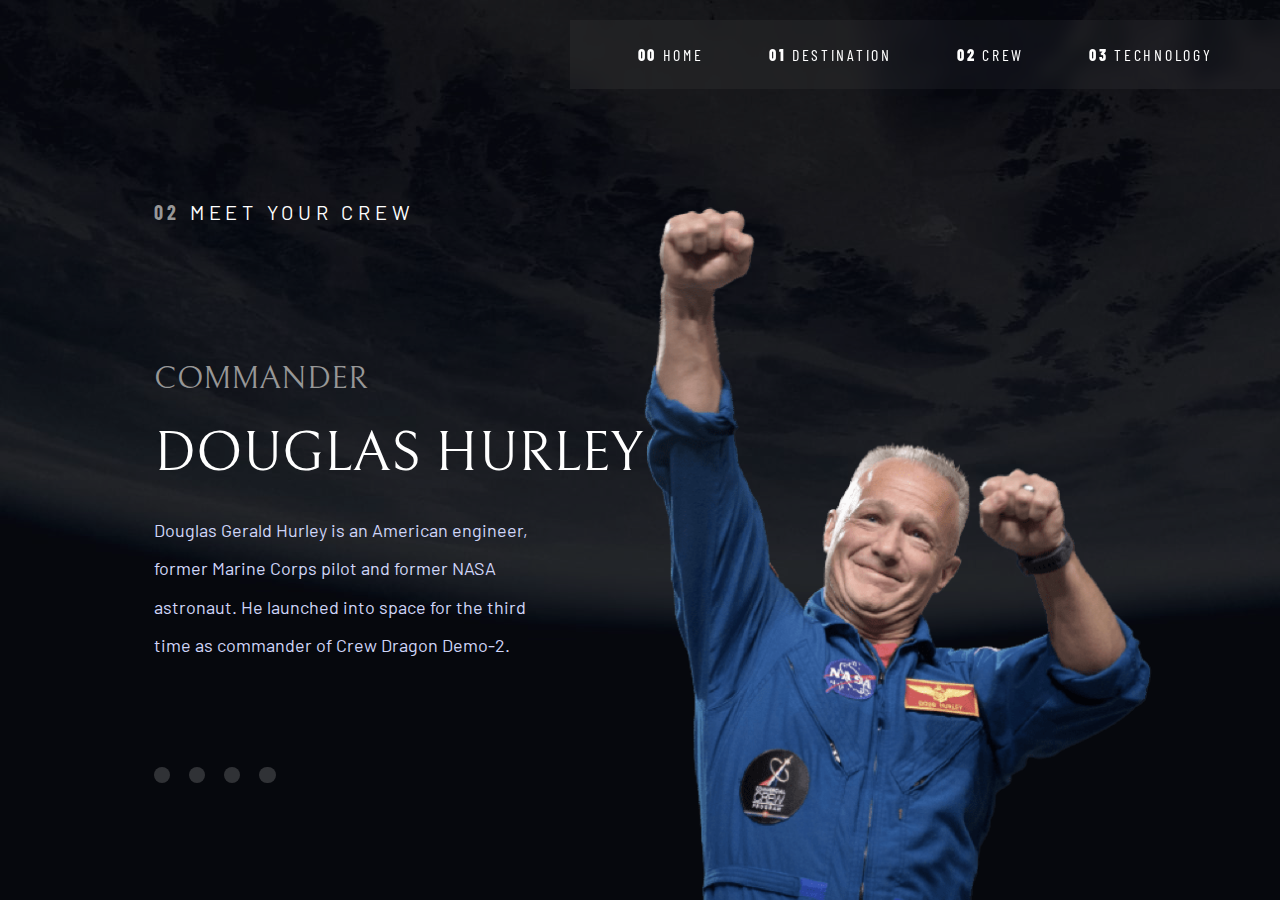
<file: crew-commander.html>
<!DOCTYPE html>
<html lang="en">
  <head>
    <meta charset="UTF-8" />
    <meta name="viewport" content="width=device-width, initial-scale=1.0" />
    <link rel="stylesheet" href="styles/commander.css" />
    <link
      rel="icon"
      type="image/png"
      sizes="32x32"
      href="./assets/favicon-32x32.png"
    />

    <!-- font 1-->
    <link rel="preconnect" href="https://fonts.googleapis.com" />
    <link rel="preconnect" href="https://fonts.gstatic.com" crossorigin />
    <link
      href="https://fonts.googleapis.com/css2?family=Barlow+Condensed:wght@400;700&display=swap"
      rel="stylesheet"
    />
    <!-- font 2 -->
    <link rel="preconnect" href="https://fonts.googleapis.com" />
    <link rel="preconnect" href="https://fonts.gstatic.com" crossorigin />
    <link
      href="https://fonts.googleapis.com/css2?family=Bellefair&display=swap"
      rel="stylesheet"
    />
    <!-- font 3 -->
    <link rel="preconnect" href="https://fonts.googleapis.com" />
    <link rel="preconnect" href="https://fonts.gstatic.com" crossorigin />
    <link
      href="https://fonts.googleapis.com/css2?family=Barlow&display=swap"
      rel="stylesheet"
    />
    <title>Frontend Mentor | Space tourism website</title>
  </head>
  <body>
    <nav id="genNav">
      <a href="index.html">
        <span class="num">00</span>
        Home
      </a>
      <a href="destination-moon.html">
        <span class="num">01</span>
        Destination
      </a>
      <a href="crew-commander.html">
        <span class="num">02</span>
        Crew
      </a>
      <a href="technology-vehicle.html">
        <span class="num">03</span>
        Technology
      </a>
    </nav>

    <p id="meet"><span id="crewNum">02</span> Meet Your Crew</p>
    <img src="./assets/crew/image-douglas-hurley.png" class="crewImg" alt="" />

    <div class="crewContent">
      <p class="role">Commander</p>
      <p id="name">Douglas Hurley</p>

      <p class="crewDesc">
        Douglas Gerald Hurley is an American engineer, former Marine Corps pilot
        and former NASA astronaut. He launched into space for the third time as
        commander of Crew Dragon Demo-2.
      </p>

      <div class="circles">
        <a href="crew-commander.html">
          <button class="circle"></button>
        </a>
        <a href="crew-specialist.html">
          <button class="circle"></button>
        </a>
        <a href="crew-pilot.html">
          <button class="circle"></button>
        </a>
        <a href="crew-engineer.html">
          <button class="circle"></button>
        </a>
    </div>

    
      
    </div>
  </body>
</html>
</file>
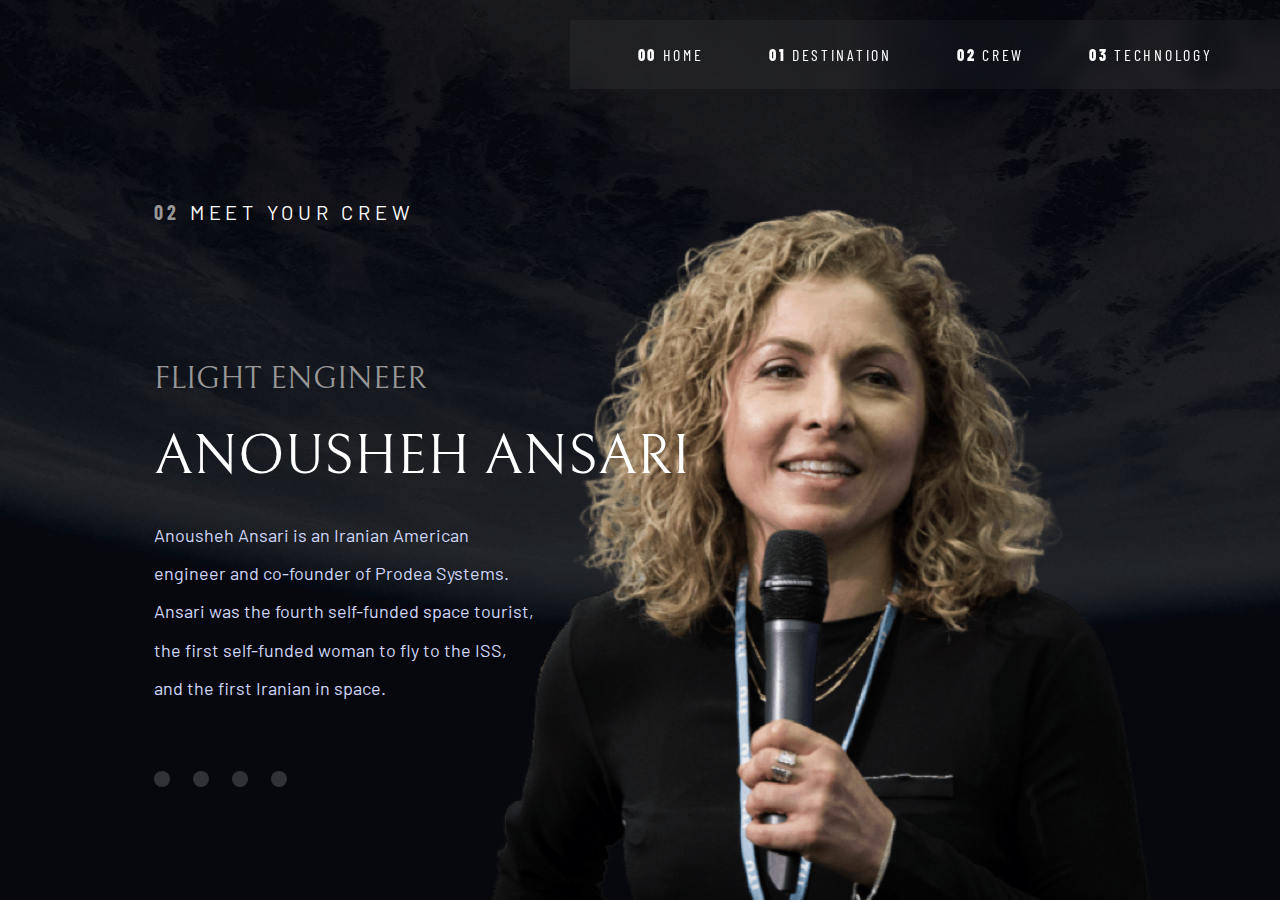
<file: crew-engineer.html>
<!DOCTYPE html>
<html lang="en">
  <head>
    <meta charset="UTF-8" />
    <meta name="viewport" content="width=device-width, initial-scale=1.0" />
    <link rel="stylesheet" href="styles/commander.css" />

    <!-- font 1-->
    <link rel="preconnect" href="https://fonts.googleapis.com" />
    <link rel="preconnect" href="https://fonts.gstatic.com" crossorigin />
    <link
      href="https://fonts.googleapis.com/css2?family=Barlow+Condensed:wght@400;700&display=swap"
      rel="stylesheet"
    />
    <!-- font 2 -->
    <link rel="preconnect" href="https://fonts.googleapis.com" />
    <link rel="preconnect" href="https://fonts.gstatic.com" crossorigin />
    <link
      href="https://fonts.googleapis.com/css2?family=Bellefair&display=swap"
      rel="stylesheet"
    />
    <!-- font 3 -->
    <link rel="preconnect" href="https://fonts.googleapis.com" />
    <link rel="preconnect" href="https://fonts.gstatic.com" crossorigin />
    <link
      href="https://fonts.googleapis.com/css2?family=Barlow&display=swap"
      rel="stylesheet"
    />
    <link
      rel="icon"
      type="image/png"
      sizes="32x32"
      href="./assets/favicon-32x32.png"
    />

    <title>Frontend Mentor | Space tourism website</title>
  </head>
  <body>
    <nav id="genNav">
      <a href="index.html">
        <span class="num">00</span>
        Home
      </a>
      <a href="destination-moon.html">
        <span class="num">01</span>
        Destination
      </a>
      <a href="crew-commander.html">
        <span class="num">02</span>
        Crew
      </a>
      <a href="technology-vehicle.html">
        <span class="num">03</span>
        Technology
      </a>
    </nav>

    <p id="meet"><span id="crewNum">02</span> Meet Your Crew</p>
    <img src="./assets/crew/image-anousheh-ansari.png" alt="" class="crewImg">

    <div class="crewContent">
      <p class="role">Flight Engineer</p>
      <p id="name">Anousheh Ansari</p>

      <p class="crewDesc">
        Anousheh Ansari is an Iranian American engineer and co-founder of Prodea
        Systems. Ansari was the fourth self-funded space tourist, the first
        self-funded woman to fly to the ISS, and the first Iranian in space.
      </p>

      <div class="circles">
        <a href="crew-commander.html">
          <button class="circle"></button>
        </a>
        <a href="crew-specialist.html">
          <button class="circle"></button>
        </a>
        <a href="crew-pilot.html">
          <button class="circle"></button>
        </a>
        <a href="crew-engineer.html">
          <button class="circle"></button>
        </a>
      </div>
    </div>
  </body>
</html>
</file>
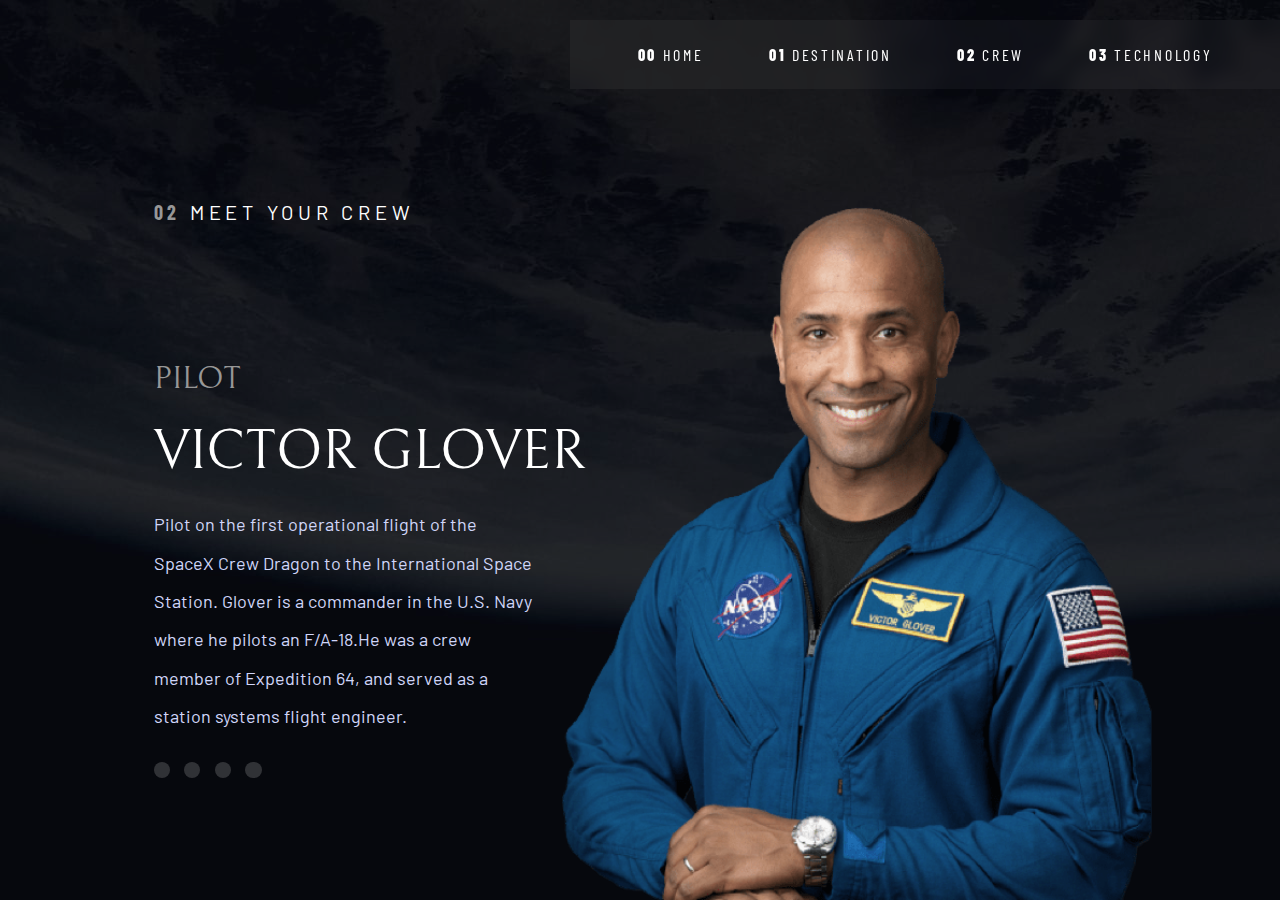
<file: crew-pilot.html>
<!DOCTYPE html>
<html lang="en">
  <head>
    <meta charset="UTF-8" />
    <meta name="viewport" content="width=device-width, initial-scale=1.0" />

    <link rel="stylesheet" href="styles/commander.css" />
    <link
      rel="icon"
      type="image/png"
      sizes="32x32"
      href="./assets/favicon-32x32.png"
    />

    <!-- font 1-->
    <link rel="preconnect" href="https://fonts.googleapis.com" />
    <link rel="preconnect" href="https://fonts.gstatic.com" crossorigin />
    <link
      href="https://fonts.googleapis.com/css2?family=Barlow+Condensed:wght@400;700&display=swap"
      rel="stylesheet"
    />
    <!-- font 2 -->
    <link rel="preconnect" href="https://fonts.googleapis.com" />
    <link rel="preconnect" href="https://fonts.gstatic.com" crossorigin />
    <link
      href="https://fonts.googleapis.com/css2?family=Bellefair&display=swap"
      rel="stylesheet"
    />
    <!-- font 3 -->
    <link rel="preconnect" href="https://fonts.googleapis.com" />
    <link rel="preconnect" href="https://fonts.gstatic.com" crossorigin />
    <link
      href="https://fonts.googleapis.com/css2?family=Barlow&display=swap"
      rel="stylesheet"
    />

    <title>Frontend Mentor | Space tourism website</title>
  </head>
  <body>
    <nav id="genNav">
      <a href="index.html">
        <span class="num">00</span>
        Home
      </a>
      <a href="destination-moon.html">
        <span class="num">01</span>
        Destination
      </a>
      <a href="crew-commander.html">
        <span class="num">02</span>
        Crew
      </a>
      <a href="technology-vehicle.html">
        <span class="num">03</span>
        Technology
      </a>
    </nav>

    <p id="meet"><span id="crewNum">02</span> Meet Your Crew</p>
    <img src="./assets/crew/image-victor-glover.png" alt="" class="crewImg" />

    <div class="crewContent">
      <p class="role">Pilot</p>
      <p id="name">Victor Glover</p>

      <p class="crewDesc">
        Pilot on the first operational flight of the SpaceX Crew Dragon to the
        International Space Station. Glover is a commander in the U.S. Navy
        where he pilots an F/A-18.He was a crew member of Expedition 64, and
        served as a station systems flight engineer.
      </p>

      <div class="circles">
        <a href="crew-commander.html">
          <button class="circle"></button>
        </a>
        <a href="crew-specialist.html">
          <button class="circle"></button>
        </a>
        <a href="crew-pilot.html">
          <button class="circle"></button>
        </a>
        <a href="crew-engineer.html">
          <button class="circle"></button>
        </a>
      </div>
    </div>
  </body>
</html>
</file>
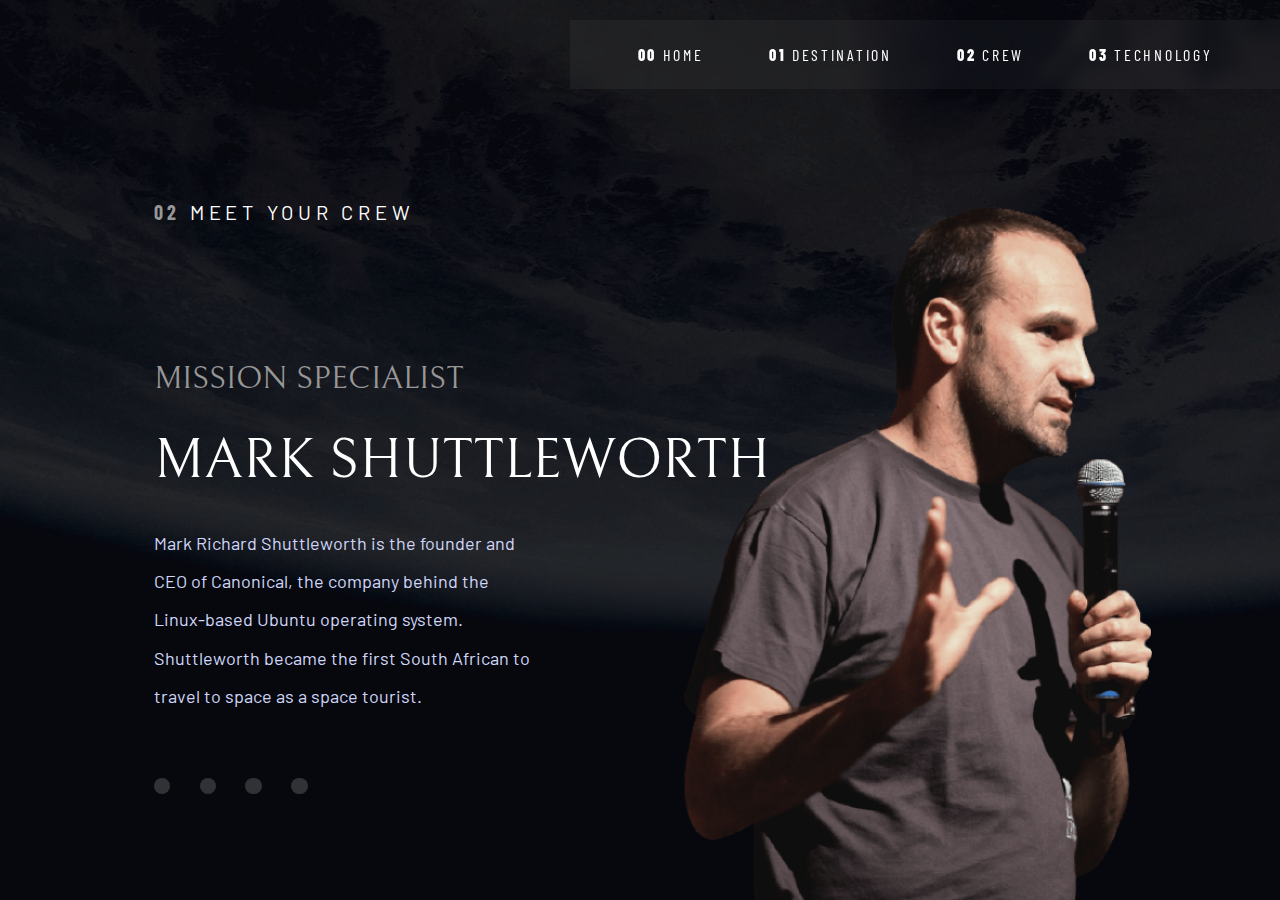
<file: crew-specialist.html>
<!DOCTYPE html>
<html lang="en">
  <head>
    <meta charset="UTF-8" />
    <meta name="viewport" content="width=device-width, initial-scale=1.0" />
    <link rel="stylesheet" href="styles/commander.css" />

    <link
      rel="icon"
      type="image/png"
      sizes="32x32"
      href="./assets/favicon-32x32.png"
    />

    <!-- font 1-->
    <link rel="preconnect" href="https://fonts.googleapis.com" />
    <link rel="preconnect" href="https://fonts.gstatic.com" crossorigin />
    <link
      href="https://fonts.googleapis.com/css2?family=Barlow+Condensed:wght@400;700&display=swap"
      rel="stylesheet"
    />
    <!-- font 2 -->
    <link rel="preconnect" href="https://fonts.googleapis.com" />
    <link rel="preconnect" href="https://fonts.gstatic.com" crossorigin />
    <link
      href="https://fonts.googleapis.com/css2?family=Bellefair&display=swap"
      rel="stylesheet"
    />
    <!-- font 3 -->
    <link rel="preconnect" href="https://fonts.googleapis.com" />
    <link rel="preconnect" href="https://fonts.gstatic.com" crossorigin />
    <link
      href="https://fonts.googleapis.com/css2?family=Barlow&display=swap"
      rel="stylesheet"
    />
    <title>Frontend Mentor | Space tourism website</title>
  </head>
  <body>
    <nav id="genNav">
      <a href="index.html">
        <span class="num">00</span>
        Home
      </a>
      <a href="destination-moon.html">
        <span class="num">01</span>
        Destination
      </a>
      <a href="crew-commander.html">
        <span class="num">02</span>
        Crew
      </a>
      <a href="technology-vehicle.html">
        <span class="num">03</span>
        Technology
      </a>
    </nav>

    <p id="meet"><span id="crewNum">02</span> Meet Your Crew</p>
    <img src="./assets/crew/image-mark-shuttleworth.png" alt="" class="crewImg">

    <div class="crewContent">
      <p class="role">Mission Specialist</p>
      <p id="name">Mark Shuttleworth</p>

      <p class="crewDesc">
        Mark Richard Shuttleworth is the founder and CEO of Canonical, the
        company behind the Linux-based Ubuntu operating system. Shuttleworth
        became the first South African to travel to space as a space tourist.
      </p>

      <div class="circles">
        <a href="crew-commander.html">
          <button class="circle"></button>
        </a>
        <a href="crew-specialist.html">
          <button class="circle"></button>
        </a>
        <a href="crew-pilot.html">
          <button class="circle"></button>
        </a>
        <a href="crew-engineer.html">
          <button class="circle"></button>
        </a>
      </div>
    </div>
  </body>
</html>
</file>
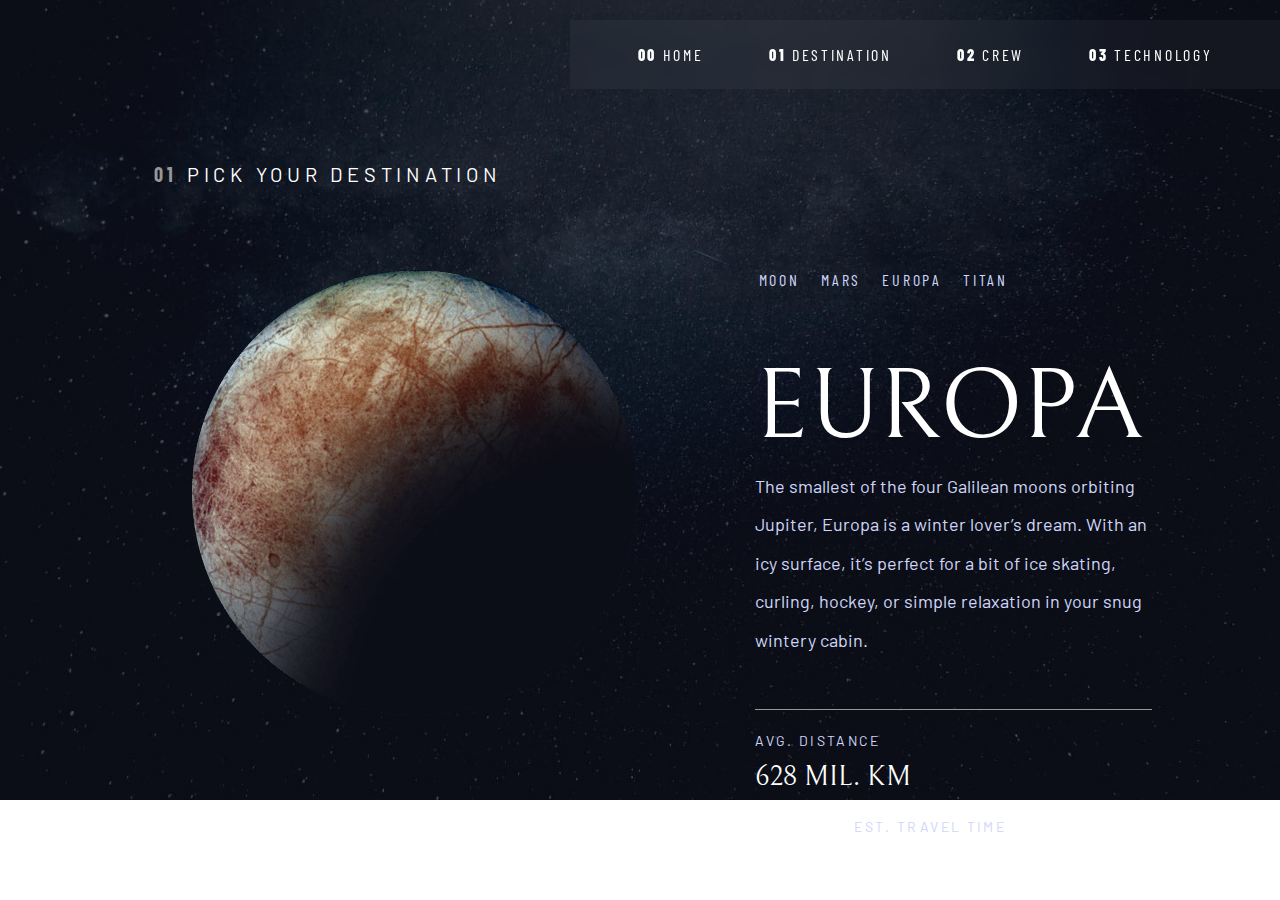
<file: destination-europa.html>
<!DOCTYPE html>
<html lang="en">
  <head>
    <meta charset="UTF-8" />
    <meta name="viewport" content="width=device-width, initial-scale=1.0" />
    <link rel="stylesheet" href="styles/destination.css" />
    <link
      rel="icon"
      type="image/png"
      sizes="32x32"
      href="./assets/favicon-32x32.png"
    />

    <!-- font 1-->
    <link rel="preconnect" href="https://fonts.googleapis.com" />
    <link rel="preconnect" href="https://fonts.gstatic.com" crossorigin />
    <link
      href="https://fonts.googleapis.com/css2?family=Barlow+Condensed:wght@400;700&display=swap"
      rel="stylesheet"
    />
    <!-- font 2 -->
    <link rel="preconnect" href="https://fonts.googleapis.com" />
    <link rel="preconnect" href="https://fonts.gstatic.com" crossorigin />
    <link
      href="https://fonts.googleapis.com/css2?family=Bellefair&display=swap"
      rel="stylesheet"
    />
    <!-- font 3 -->
    <link rel="preconnect" href="https://fonts.googleapis.com" />
    <link rel="preconnect" href="https://fonts.gstatic.com" crossorigin />
    <link
      href="https://fonts.googleapis.com/css2?family=Barlow&display=swap"
      rel="stylesheet"
    />
    <title>Frontend Mentor | Space tourism website</title>
  </head>
  <body>
    <nav id="genNav">
      <a href="index.html">
        <span class="num">00</span>
        Home
      </a>
      <a href="destination-moon.html">
        <span class="num">01</span>
        Destination
      </a>
      <a href="#">
        <span class="num">02</span>
        Crew
      </a>
      <a href="technology-vehicle.html">
        <span class="num">03</span>
        Technology
      </a>
    </nav>

    <p id="pick"><span id="destNum">01</span> Pick your destination</p>
    <img src="./assets/destination/image-europa.png" class="destImg" alt="" />
    <div class="destContent">
      <nav id="destNames">
        <a href="destination-moon.html">Moon</a>
        <a href="destination-mars.html">Mars</a>
        <a href="destination-europa.html">Europa</a>
        <a href="destination-titan.html">Titan</a>
      </nav>

      <p class="destination">Europa</p>

      <p>
        The smallest of the four Galilean moons orbiting Jupiter, Europa is a
        winter lover’s dream. With an icy surface, it’s perfect for a bit of ice
        skating, curling, hockey, or simple relaxation in your snug wintery
        cabin.
      </p>

      <hr />
      <div class="distance">
        <p class="infoQ">Avg. distance</p>
        <p class="infoA">628 mil. km</p>
      </div>
      <div class="time">
        <p class="infoQ">Est. travel time</p>
        <p class="infoA">3 years</p>
        
      </div>
    </div>
  </body>
</html>
</file>
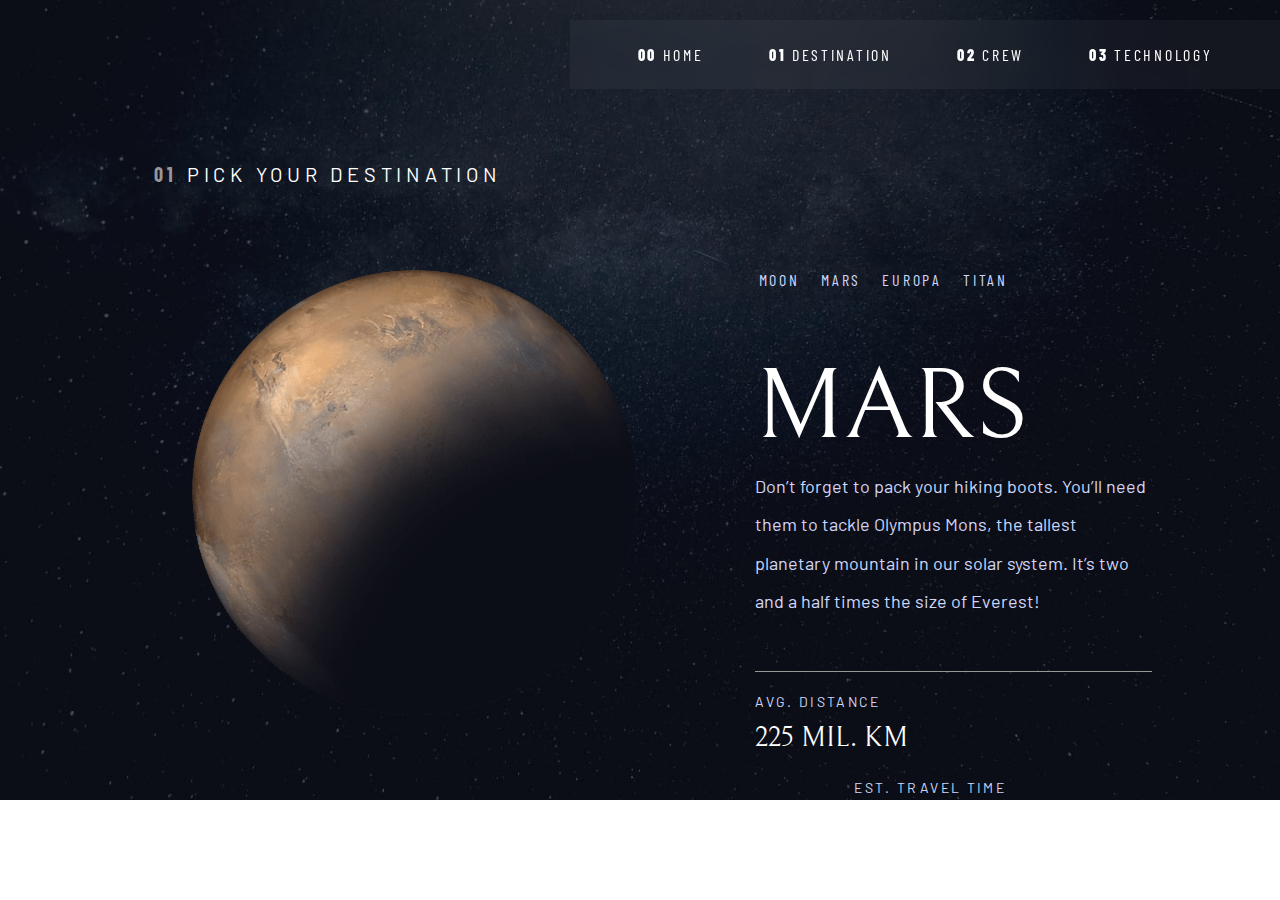
<file: destination-mars.html>
<!DOCTYPE html>
<html lang="en">
  <head>
    <meta charset="UTF-8" />
    <meta name="viewport" content="width=device-width, initial-scale=1.0" />
    <link
      rel="icon"
      type="image/png"
      sizes="32x32"
      href="./assets/favicon-32x32.png"
    />
    <link rel="stylesheet" href="styles/destination.css" />
    <!-- font 1-->
    <link rel="preconnect" href="https://fonts.googleapis.com" />
    <link rel="preconnect" href="https://fonts.gstatic.com" crossorigin />
    <link
      href="https://fonts.googleapis.com/css2?family=Barlow+Condensed:wght@400;700&display=swap"
      rel="stylesheet"
    />
    <!-- font 2 -->
    <link rel="preconnect" href="https://fonts.googleapis.com" />
    <link rel="preconnect" href="https://fonts.gstatic.com" crossorigin />
    <link
      href="https://fonts.googleapis.com/css2?family=Bellefair&display=swap"
      rel="stylesheet"
    />
    <!-- font 3 -->
    <link rel="preconnect" href="https://fonts.googleapis.com" />
    <link rel="preconnect" href="https://fonts.gstatic.com" crossorigin />
    <link
      href="https://fonts.googleapis.com/css2?family=Barlow&display=swap"
      rel="stylesheet"
    />

    <title>Frontend Mentor | Space tourism website</title>
  </head>
  <body>
    <nav id="genNav">
      <a href="index.html">
        <span class="num">00</span>
        Home
      </a>
      <a href="destination-moon.html">
        <span class="num">01</span>
        Destination
      </a>
      <a href="#">
        <span class="num">02</span>
        Crew
      </a>
      <a href="technology-vehicle.html">
        <span class="num">03</span>
        Technology
      </a>
    </nav>

    <p id="pick"><span id="destNum">01</span> Pick your destination</p>
    <img src="./assets/destination/image-mars.png" class="destImg" alt="">
    <div class="destContent">
      <nav id="destNames">
        <a href="destination-moon.html">Moon</a>
        <a href="destination-mars.html">Mars</a>
        <a href="destination-europa.html">Europa</a>
        <a href="destination-titan.html">Titan</a>
      </nav>
  
      <p class="destination">Mars</p>
  
      <p>
        Don’t forget to pack your hiking boots. You’ll need them to tackle Olympus
        Mons, the tallest planetary mountain in our solar system. It’s two and a
        half times the size of Everest!
      </p>
  
      <hr />
  
      <div class="distance">
        <p class="infoQ">Avg. distance</p>
        <p class="infoA">225 mil. km</p>
      </div>
      <div class="time">
        <p class="infoQ">Est. travel time</p>
        <p class="infoA">9 months</p>
      </div>
    </div>
    
  </body>
</html>
</file>
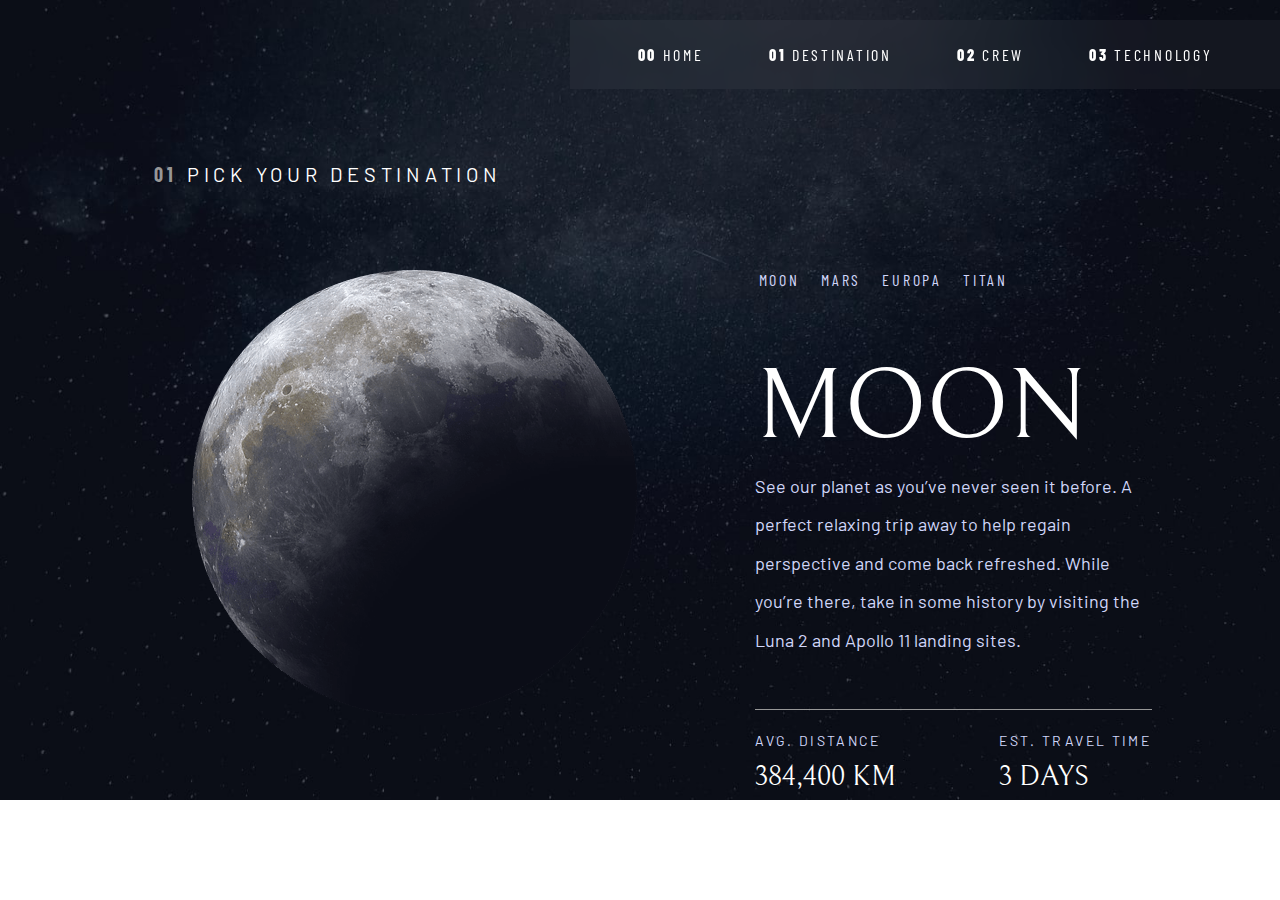
<file: destination-moon.html>
<!DOCTYPE html>
<html lang="en">
  <head>
    <meta charset="UTF-8" />
    <meta name="viewport" content="width=device-width, initial-scale=1.0" />
    <link rel="stylesheet" href="styles/destination.css" />
    <link
      rel="icon"
      type="image/png"
      sizes="32x32"
      href="./assets/favicon-32x32.png"
    />

    <!-- font 1-->
    <link rel="preconnect" href="https://fonts.googleapis.com" />
    <link rel="preconnect" href="https://fonts.gstatic.com" crossorigin />
    <link
      href="https://fonts.googleapis.com/css2?family=Barlow+Condensed:wght@400;700&display=swap"
      rel="stylesheet"
    />
    <!-- font 2 -->
    <link rel="preconnect" href="https://fonts.googleapis.com" />
    <link rel="preconnect" href="https://fonts.gstatic.com" crossorigin />
    <link
      href="https://fonts.googleapis.com/css2?family=Bellefair&display=swap"
      rel="stylesheet"
    />
    <!-- font 3 -->
    <link rel="preconnect" href="https://fonts.googleapis.com" />
    <link rel="preconnect" href="https://fonts.gstatic.com" crossorigin />
    <link
      href="https://fonts.googleapis.com/css2?family=Barlow&display=swap"
      rel="stylesheet"
    />

    <title>Frontend Mentor | Space tourism website</title>
  </head>
  <body>
    <nav id="genNav">
      <a href="index.html">
        <span class="num">00</span>
        Home
      </a>
      <a href="destination-moon.html">
        <span class="num">01</span>
        Destination
      </a>
      <a href="crew-commander.html">
        <span class="num">02</span>
        Crew
      </a>
      <a href="technology-vehicle.html">
        <span class="num">03</span>
        Technology
      </a>
    </nav>

    <p id="pick"><span id="destNum">01</span> Pick your destination</p>
    <img src="./assets/destination/image-moon.png" class="destImg" alt="" />
    <div class="destContent">
      <nav id="destNames">
        <a href="destination-moon.html">Moon</a>
        <a href="destination-mars.html">Mars</a>
        <a href="destination-europa.html">Europa</a>
        <a href="destination-titan.html">Titan</a>
      </nav>
      <p class="destination">Moon</p>
      <p>
        See our planet as you’ve never seen it before. A perfect relaxing trip
        away to help regain perspective and come back refreshed. While you’re
        there, take in some history by visiting the Luna 2 and Apollo 11 landing
        sites.
      </p>

      <hr />
      <div class="distance">
        <p class="infoQ">Avg. distance</p>
        <p class="infoA">384,400 km</p>
      </div>

      <div class="time">
        <p class="infoQ">Est. travel time</p>
        <p class="infoA">3 days</p>
      </div>
    </div>
  </body>
</html>
</file>
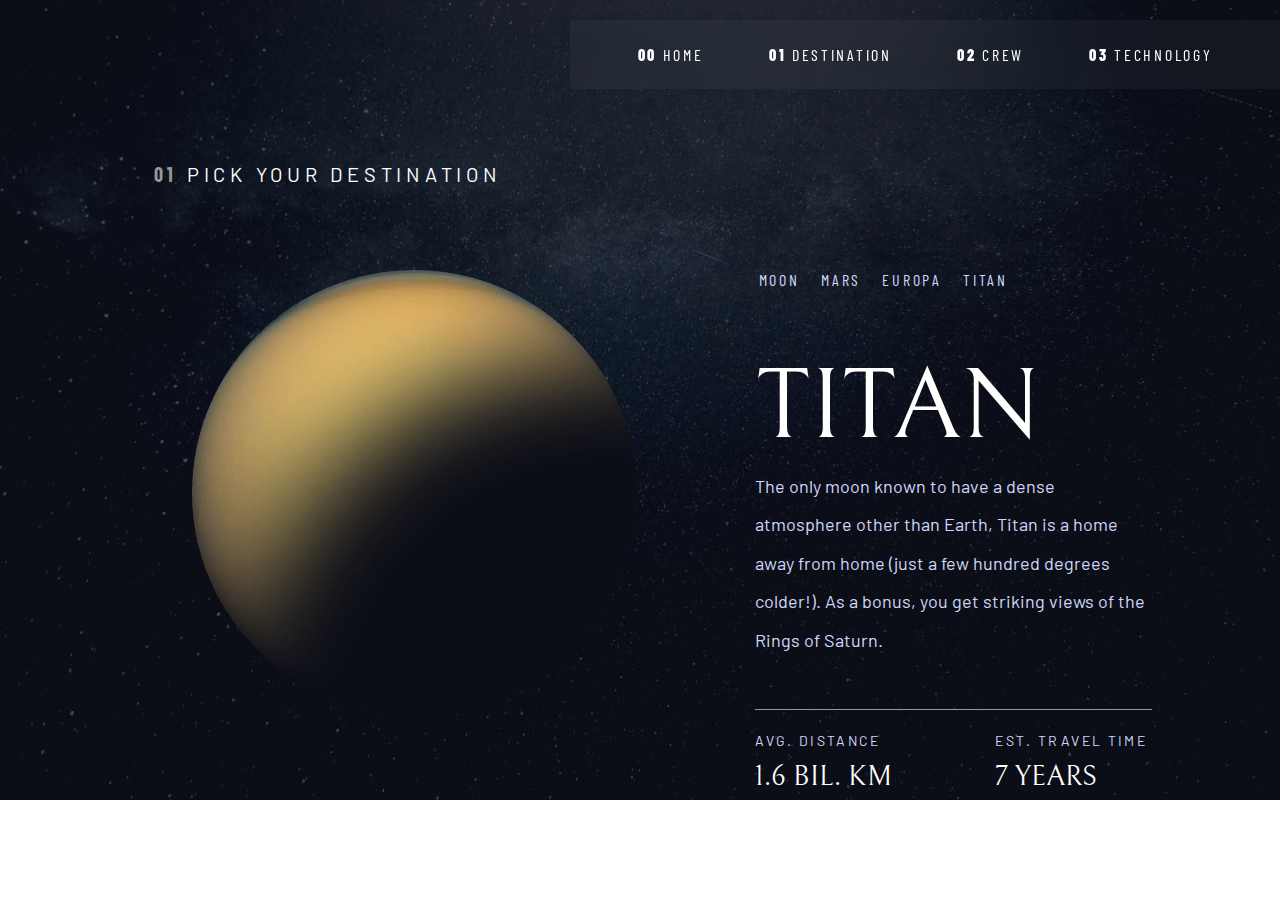
<file: destination-titan.html>
<!DOCTYPE html>
<html lang="en">
  <head>
    <meta charset="UTF-8" />
    <meta name="viewport" content="width=device-width, initial-scale=1.0" />
    <link rel="stylesheet" href="styles/destination.css" />
    <link
      rel="icon"
      type="image/png"
      sizes="32x32"
      href="./assets/favicon-32x32.png"
    />

    <!-- font 1-->
    <link rel="preconnect" href="https://fonts.googleapis.com" />
    <link rel="preconnect" href="https://fonts.gstatic.com" crossorigin />
    <link
      href="https://fonts.googleapis.com/css2?family=Barlow+Condensed:wght@400;700&display=swap"
      rel="stylesheet"
    />
    <!-- font 2 -->
    <link rel="preconnect" href="https://fonts.googleapis.com" />
    <link rel="preconnect" href="https://fonts.gstatic.com" crossorigin />
    <link
      href="https://fonts.googleapis.com/css2?family=Bellefair&display=swap"
      rel="stylesheet"
    />
    <!-- font 3 -->
    <link rel="preconnect" href="https://fonts.googleapis.com" />
    <link rel="preconnect" href="https://fonts.gstatic.com" crossorigin />
    <link
      href="https://fonts.googleapis.com/css2?family=Barlow&display=swap"
      rel="stylesheet"
    />
    <title>Frontend Mentor | Space tourism website</title>
  </head>
  <body>
    <nav id="genNav">
      <a href="index.html">
        <span class="num">00</span>
        Home
      </a>
      <a href="destination-moon.html">
        <span class="num">01</span>
        Destination
      </a>
      <a href="crew-commander.html">
        <span class="num">02</span>
        Crew
      </a>
      <a href="technology-vehicle.html">
        <span class="num">03</span>
        Technology
      </a>
    </nav>

    <p id="pick"><span id="destNum">01</span> Pick your destination</p>
    <img src="./assets/destination/image-titan.png" alt="" class="destImg" />
    <div class="destContent">
      <nav id="destNames">
        <a href="destination-moon.html">Moon</a>
        <a href="destination-mars.html">Mars</a>
        <a href="destination-europa.html">Europa</a>
        <a href="destination-titan.html">Titan</a>
      </nav>
      <p class="destination">Titan</p>

      <p>
        The only moon known to have a dense atmosphere other than Earth, Titan
        is a home away from home (just a few hundred degrees colder!). As a
        bonus, you get striking views of the Rings of Saturn.
      </p>
      <hr/>
      <div class="distance">
        <p class="infoQ">Avg. distance</p>
        <p class="infoA">1.6 bil. km</p>
      </div>
      <div class="time">
        <p class="infoQ">Est. travel time</p>
        <p class="infoA">7 years</p>
      </div>
         
    </div>
  </body>
</html>
</file>
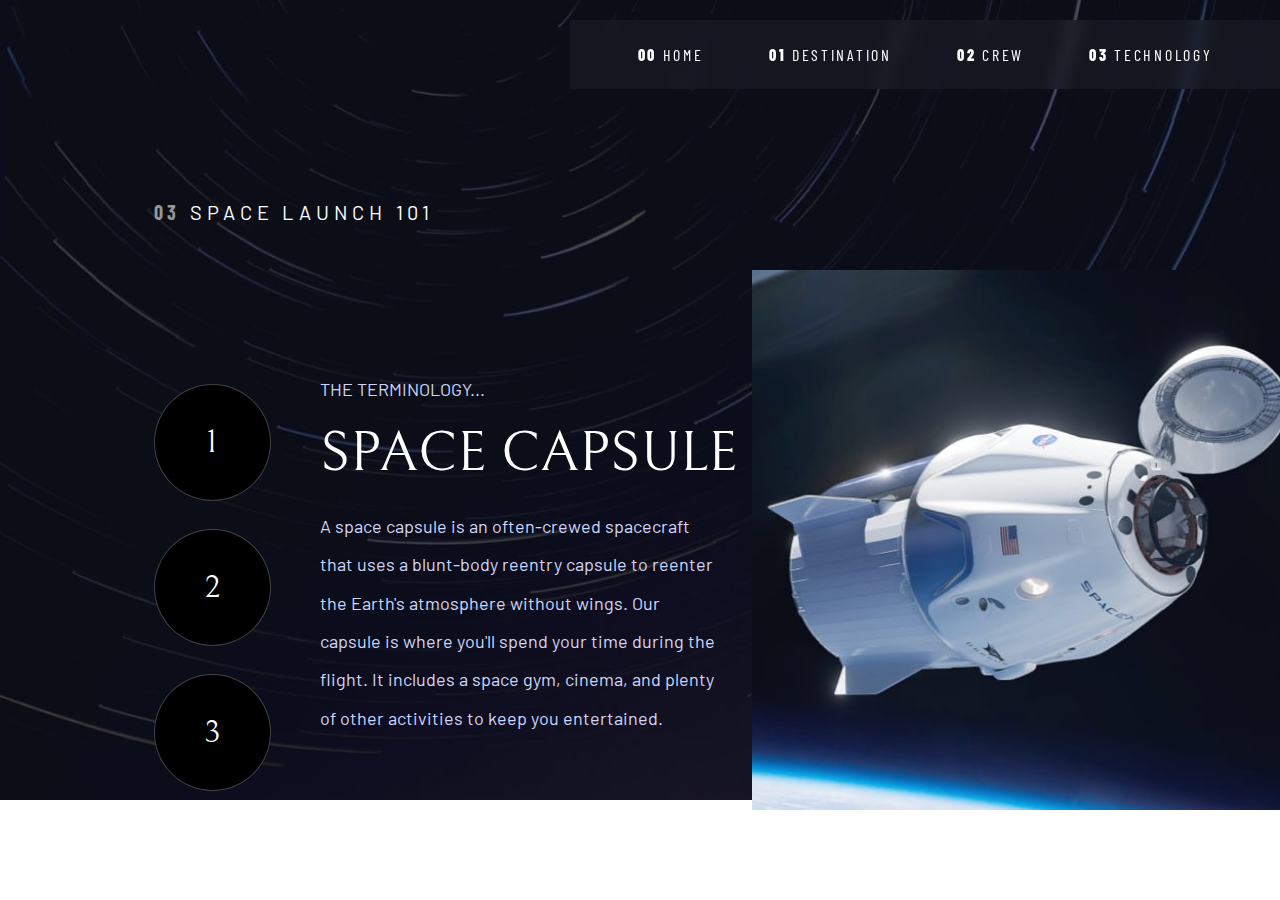
<file: technology-capsule.html>
<!DOCTYPE html>
<html lang="en">
  <head>
    <meta charset="UTF-8" />
    <meta name="viewport" content="width=device-width, initial-scale=1.0" />

    <link rel="stylesheet" href="styles/technology.css" />

    <link
      rel="icon"
      type="image/png"
      sizes="32x32"
      href="./assets/favicon-32x32.png"
    />

    <!-- font 1-->
    <link rel="preconnect" href="https://fonts.googleapis.com" />
    <link rel="preconnect" href="https://fonts.gstatic.com" crossorigin />
    <link
      href="https://fonts.googleapis.com/css2?family=Barlow+Condensed:wght@400;700&display=swap"
      rel="stylesheet"
    />
    <!-- font 2 -->
    <link rel="preconnect" href="https://fonts.googleapis.com" />
    <link rel="preconnect" href="https://fonts.gstatic.com" crossorigin />
    <link
      href="https://fonts.googleapis.com/css2?family=Bellefair&display=swap"
      rel="stylesheet"
    />
    <!-- font 3 -->
    <link rel="preconnect" href="https://fonts.googleapis.com" />
    <link rel="preconnect" href="https://fonts.gstatic.com" crossorigin />
    <link
      href="https://fonts.googleapis.com/css2?family=Barlow&display=swap"
      rel="stylesheet"
    />

    <title>Frontend Mentor | Space tourism website</title>
  </head>
  <body>
    <nav id="genNav">
      <a href="index.html">
        <span class="num">00</span>
        Home
      </a>
      <a href="destination-moon.html">
        <span class="num">01</span>
        Destination
      </a>
      <a href="crew-commander.html">
        <span class="num">02</span>
        Crew
      </a>
      <a href="technology-vehicle.html">
        <span class="num">03</span>
        Technology
      </a>
    </nav>

    <p id="launch"><span id="techNum">03</span> Space launch 101</p>

    <img
      src="./assets/technology/image-space-capsule-portrait.jpg"
      alt=""
      class="techImg"
    />
    <div class="btnContainer">
      <a href="technology-vehicle.html"><button class="menuItem">1</button></a>
      <a href="technology-spaceport.html"
        ><button class="menuItem">2</button></a
      >
      <a href="technology-capsule.html"><button class="menuItem">3</button></a>
    </div>

    <div class="techContent">
      <p class="term">The terminology...</p>
      <p id="techName">Space capsule</p>

      <p class="techDesc">
        A space capsule is an often-crewed spacecraft that uses a blunt-body
        reentry capsule to reenter the Earth's atmosphere without wings. Our
        capsule is where you'll spend your time during the flight. It includes a
        space gym, cinema, and plenty of other activities to keep you
        entertained.
      </p>
    </div>
  </body>
</html>
</file>
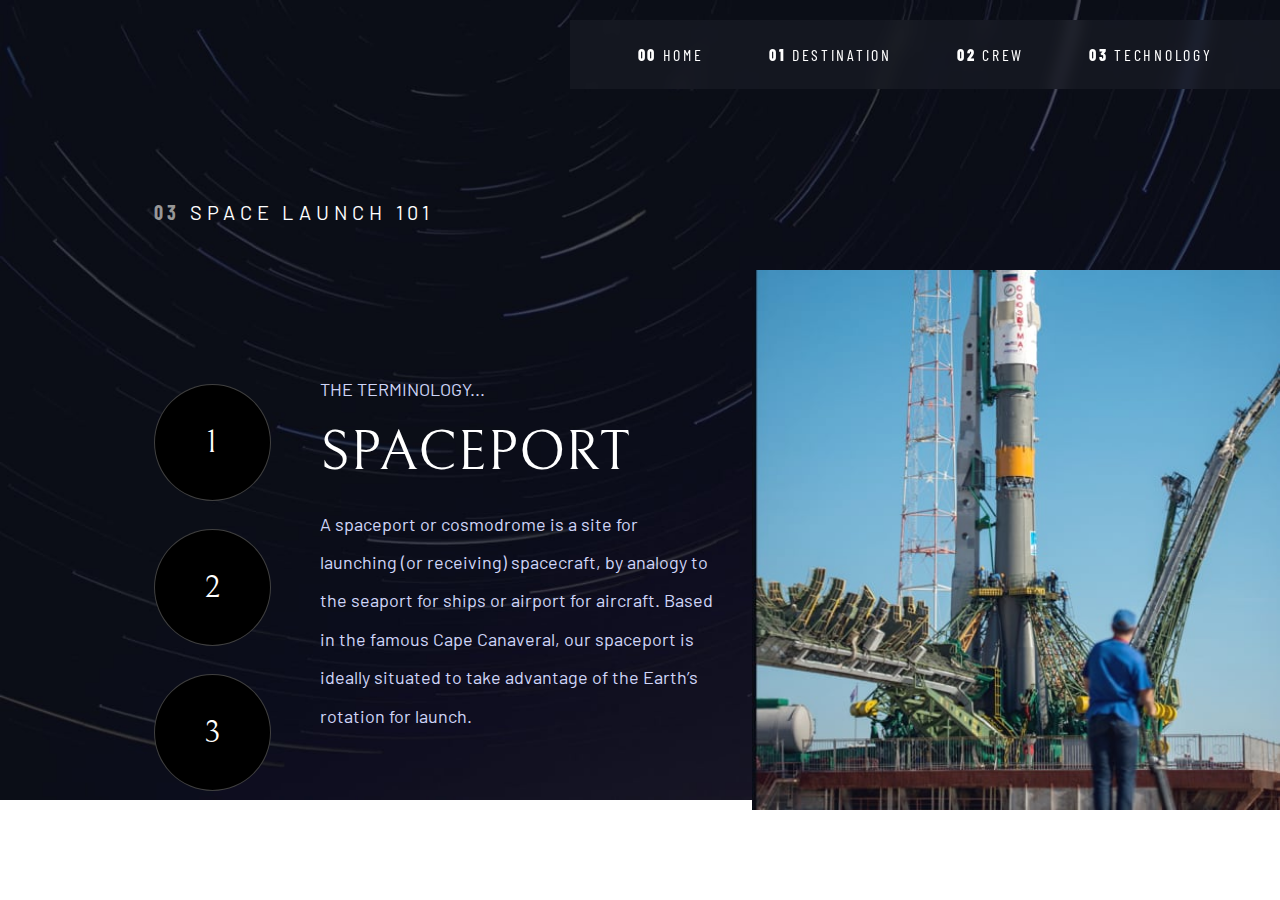
<file: technology-spaceport.html>
<!DOCTYPE html>
<html lang="en">
  <head>
    <meta charset="UTF-8" />
    <meta name="viewport" content="width=device-width, initial-scale=1.0" />

    <link rel="stylesheet" href="styles/technology.css" />

    <link
      rel="icon"
      type="image/png"
      sizes="32x32"
      href="./assets/favicon-32x32.png"
    />

    <!-- font 1-->
    <link rel="preconnect" href="https://fonts.googleapis.com" />
    <link rel="preconnect" href="https://fonts.gstatic.com" crossorigin />
    <link
      href="https://fonts.googleapis.com/css2?family=Barlow+Condensed:wght@400;700&display=swap"
      rel="stylesheet"
    />
    <!-- font 2 -->
    <link rel="preconnect" href="https://fonts.googleapis.com" />
    <link rel="preconnect" href="https://fonts.gstatic.com" crossorigin />
    <link
      href="https://fonts.googleapis.com/css2?family=Bellefair&display=swap"
      rel="stylesheet"
    />
    <!-- font 3 -->
    <link rel="preconnect" href="https://fonts.googleapis.com" />
    <link rel="preconnect" href="https://fonts.gstatic.com" crossorigin />
    <link
      href="https://fonts.googleapis.com/css2?family=Barlow&display=swap"
      rel="stylesheet"
    />

    <title>Frontend Mentor | Space tourism website</title>
  </head>
  <body>
    <nav id="genNav">
      <a href="index.html">
        <span class="num">00</span>
        Home
      </a>
      <a href="destination-moon.html">
        <span class="num">01</span>
        Destination
      </a>
      <a href="crew-commander.html">
        <span class="num">02</span>
        Crew
      </a>
      <a href="technology-vehicle.html">
        <span class="num">03</span>
        Technology
      </a>
    </nav>

    <p id="launch"><span id="techNum">03</span> Space launch 101</p>

    <img
      src="./assets/technology/image-spaceport-portrait.jpg"
      alt=""
      class="techImg"
    />
    <div class="btnContainer">
      <a href="technology-vehicle.html"><button class="menuItem">1</button></a>
      <a href="technology-spaceport.html"
        ><button class="menuItem">2</button></a
      >
      <a href="technology-capsule.html"><button class="menuItem">3</button></a>
    </div>

    <div class="techContent">
      <p class="term">The terminology...</p>
      <p id="techName">Spaceport</p>

      <p class="techDesc">
        A spaceport or cosmodrome is a site for launching (or receiving)
        spacecraft, by analogy to the seaport for ships or airport for aircraft.
        Based in the famous Cape Canaveral, our spaceport is ideally situated to
        take advantage of the Earth’s rotation for launch.
      </p>
    </div>
  </body>
</html>
</file>
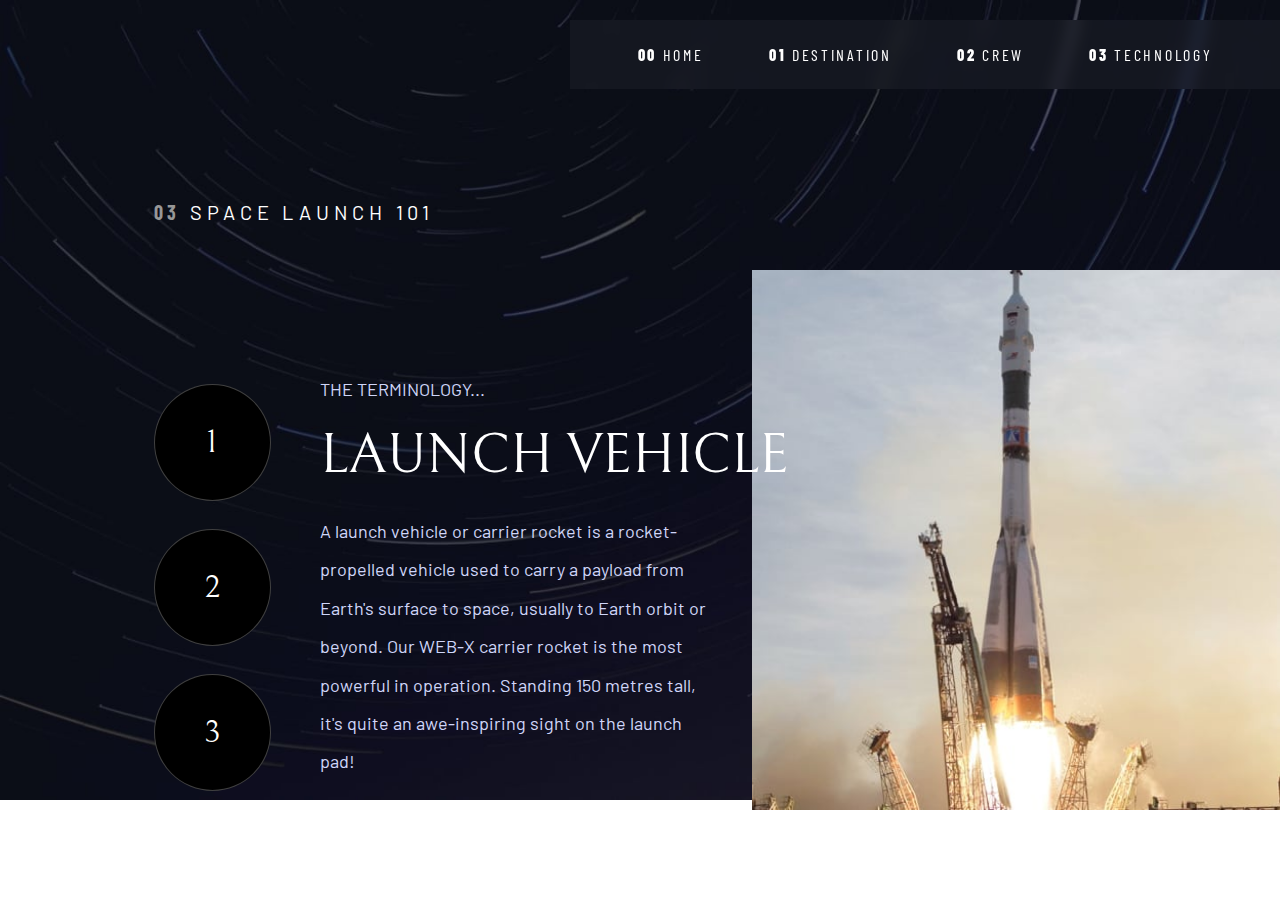
<file: technology-vehicle.html>
<!DOCTYPE html>
<html lang="en">
  <head>
    <meta charset="UTF-8" />
    <meta name="viewport" content="width=device-width, initial-scale=1.0" />
    <link rel="stylesheet" href="styles/technology.css" />

    <!-- font 1-->
    <link rel="preconnect" href="https://fonts.googleapis.com" />
    <link rel="preconnect" href="https://fonts.gstatic.com" crossorigin />
    <link
      href="https://fonts.googleapis.com/css2?family=Barlow+Condensed:wght@400;700&display=swap"
      rel="stylesheet"
    />
    <!-- font 2 -->
    <link rel="preconnect" href="https://fonts.googleapis.com" />
    <link rel="preconnect" href="https://fonts.gstatic.com" crossorigin />
    <link
      href="https://fonts.googleapis.com/css2?family=Bellefair&display=swap"
      rel="stylesheet"
    />
    <!-- font 3 -->
    <link rel="preconnect" href="https://fonts.googleapis.com" />
    <link rel="preconnect" href="https://fonts.gstatic.com" crossorigin />
    <link
      href="https://fonts.googleapis.com/css2?family=Barlow&display=swap"
      rel="stylesheet"
    />
    <link
      rel="icon"
      type="image/png"
      sizes="32x32"
      href="./assets/favicon-32x32.png"
    />

    <title>Frontend Mentor | Space tourism website</title>
  </head>
  <body>
    <nav id="genNav">
      <a href="index.html">
        <span class="num">00</span>
        Home
      </a>
      <a href="destination-moon.html">
        <span class="num">01</span>
        Destination
      </a>
      <a href="crew-commander.html">
        <span class="num">02</span>
        Crew
      </a>
      <a href="technology-vehicle.html">
        <span class="num">03</span>
        Technology
      </a>
    </nav>

    <p id="launch"><span id="techNum">03</span> Space launch 101</p>
    <img
      src="./assets/technology/image-launch-vehicle-portrait.jpg"
      alt=""
      class="techImg"
    />
    <div class="btnContainer">
      <a href="technology-vehicle.html"><button class="menuItem">1</button></a>
      <a href="technology-spaceport.html"><button class="menuItem">2</button></a>
      <a href="technology-capsule.html"><button class="menuItem">3</button></a>
    </div>

    <div class="techContent">
      <p class="term">The terminology...</p>
      <p id="techName">Launch vehicle</p>

      <p class="techDesc">
        A launch vehicle or carrier rocket is a rocket-propelled vehicle used to
        carry a payload from Earth's surface to space, usually to Earth orbit or
        beyond. Our WEB-X carrier rocket is the most powerful in operation.
        Standing 150 metres tall, it's quite an awe-inspiring sight on the
        launch pad!
      </p>
    </div>
  </body>
</html>
</file>
<file: styles/commander.css>
body {
  background-repeat: no-repeat;
  background-color: black;
  font-family: "Barlow", sans-serif;
  font-size: 1.125rem;
  color: white;
}

body::before {
    content: "";
    background-image: url(/assets/crew/background-crew-desktop.jpg);
    background-size: cover;
    position: absolute;
    top: 0;
    right: 0;
    bottom: 0;
    left: 0;
    opacity: 0.6;
}

#genNav {
  font-family: "Barlow Condensed", sans-serif;
  font-size: 1rem;
  letter-spacing: 2.7px;
  background-color: rgba(255, 255, 255, 0.04);
  backdrop-filter: blur(8px);
  display: flex;
  justify-content: space-around;
  width: 50%;
  padding: 25px 35px;
  position: absolute;
  top: 20px;
  right: 0;
}

#genNav a {
  text-decoration: none;
  color: white;
  text-transform: uppercase;
}
#genNav a:hover {
  text-decoration: underline;
  text-underline-offset: 1.5625rem;
  text-decoration-color: #979797;
  text-decoration-thickness: 0.15rem;
}

#genNav a:active {
  text-decoration-color: white;
}

.num {
  font-family: "Barlow Condensed", sans-serif;
  font-weight: 800;
}

#meet {
  color: white;
  text-transform: uppercase;
  font-size: 1.25rem;
  letter-spacing: 4.75px;
  position: absolute;
  top: 20%;
  left: 12%;
}

#crewNum {
  font-family: "Barlow Condensed", sans-serif;
  font-weight: bold;
  color: #979797;
}

.role {
    font-family: "Bellefair", serif;
    font-size: 2rem;
    color: #979797;
    text-transform: uppercase;
    /* border: 1px solid yellow; */
    margin: 0;
}

#name {
    /* border: 1px solid yellow; */
    font-family: 'Bellefair', serif;
    font-size: 3.5rem;
    color: white;
    text-transform: uppercase;
    margin-top: 5%;
    margin-bottom: 5%;
}

.crewDesc {
    color: #d0d6f9;
    line-height: 2.4rem;
    width: 30vw;
    height: 35vh;
}

.crewImg {
    position: absolute;
    right: 10%;
    bottom: 0;
    height: 77%;
}

.crewContent {
    padding: 0;
    position: absolute;
    left: 12%;
    top: 40%;
    /* border: 1px solid green; */
}

.circles {
    position: absolute;
    bottom: 12%;
    width: 25%;
    display: flex;
    justify-content: space-between;
}

.circle {
    height: 1.8vh;
    width: 1.8vh;
    background-color: rgba(255, 255, 255, 0.174);
    border: none;
    border-radius: 50%;
}

.circle:hover {
    cursor: pointer;
    background-color: rgba(255, 255, 255, 0.5);
}

.circle:active {
    cursor: pointer;
    background-color: white;
}

a{
    text-decoration: none;
}
</file>
<file: styles/destination.css>
body {
  background-image: url(/assets/destination/background-destination-desktop.jpg);
  background-repeat: no-repeat;
  background-size: cover;
  font-family: "Barlow", sans-serif;
  font-size: 1.125rem;
  color: white;
}

#genNav {
  font-family: "Barlow Condensed", sans-serif;
  font-size: 1rem;
  letter-spacing: 2.7px;
  background-color: rgba(255, 255, 255, 0.04);
  backdrop-filter: blur(8px);
  display: flex;
  justify-content: space-around;
  width: 50%;
  padding: 25px 35px;
  position: absolute;
  top: 20px;
  right: 0;
}

#genNav a {
  text-decoration: none;
  color: white;
  text-transform: uppercase;
}
#genNav a:hover {
  text-decoration: underline;
  text-underline-offset: 1.5625rem;
  text-decoration-color: #979797;
  text-decoration-thickness: 0.15rem;
}

#genNav a:active {
  text-decoration-color: white;
}

.num {
  font-family: "Barlow Condensed", sans-serif;
  font-weight: 800;
}

.destImg {
  position: absolute;
  top: 30%;
  left: 15%;
}

.destination {
  font-family: "Bellefair", serif;
  font-size: 6.25rem;
  text-transform: uppercase;
  color: white;
  margin-bottom: 10%;
}

.destContent {
  padding: 0;
  position: absolute;
  right: 10%;
  top: 30%;
  width: 31%;
  max-height: 40%;
  height: 35%;
}

p {
  color: #d0d6f9;
  line-height: 2.4rem;
}

#pick {
  color: white;
  text-transform: uppercase;
  font-size: 1.25rem;
  letter-spacing: 4.75px;
  position: absolute;
  top: 15%;
  left: 12%;
}

#destNum {
  font-family: "Barlow Condensed", sans-serif;
  font-weight: bold;
  color: #979797;
}

#destNames {
  font-family: "Barlow Condensed", sans-serif;
  font-size: 1rem;
  letter-spacing: 2.7px;
  text-transform: uppercase;
  position: relative;
  right: 1.1%;  /* border: 1px solid orange; */
}

#destNames a {
  color: #d0d6f9;
  text-decoration: none;
  margin: 0 2%;
  display: flex-end;
}

#destNames a:hover {
  text-decoration: underline;
  text-underline-offset: 1rem;
  text-decoration-color: #979797;
  text-decoration-thickness: 0.25rem;
}

#destNames a:active {
  color: white;
  text-decoration-color: white;
}
hr {
  margin-top: 50px;
  height: 0.5px;
  border: none;
  background-color: #979797;
}

.infoQ {
  font-size: 0.875rem;
  letter-spacing: 2.35px;
  text-transform: uppercase;

  line-height: 1rem;
}

.infoA {
  font-family: "Bellefair", serif;
  font-weight: 400;
  font-size: 1.75rem;
  color: white;
  line-height: 0;
}

.distance {
  display: inline-block;
  text-transform: uppercase;
}

.time {
  display: inline-block;
  margin-left: 25%;
  text-transform: uppercase;
}
</file>
<file: styles/technology.css>
body {
  background-image: url(/assets/technology/background-technology-desktop.jpg);
  background-repeat: no-repeat;
  background-size: cover;
  font-family: "Barlow", sans-serif;
  font-size: 1.125rem;
  color: white;
}

#genNav {
  font-family: "Barlow Condensed", sans-serif;
  font-size: 1rem;
  letter-spacing: 2.7px;
  background-color: rgba(255, 255, 255, 0.04);
  backdrop-filter: blur(8px);
  display: flex;
  justify-content: space-around;
  width: 50%;
  padding: 25px 35px;
  position: absolute;
  top: 20px;
  right: 0;
}

#genNav a {
  text-decoration: none;
  color: white;
  text-transform: uppercase;
}
#genNav a:hover {
  text-decoration: underline;
  text-underline-offset: 1.5625rem;
  text-decoration-color: #979797;
  text-decoration-thickness: 0.15rem;
}

#genNav a:active {
  text-decoration-color: white;
}

.num {
  font-family: "Barlow Condensed", sans-serif;
  font-weight: 800;
}

#launch {
  color: white;
  text-transform: uppercase;
  font-size: 1.25rem;
  letter-spacing: 4.75px;
  position: absolute;
  top: 20%;
  left: 12%;
}

.techImg {
  position: absolute;
  right: 0;
  bottom: 10%;
  height: 60%;
}

#techNum {
  font-family: "Barlow Condensed", sans-serif;
  font-weight: bold;
  color: #979797;
}

#term {
  font-family: "Barlow Condensed", sans-serif;
  font-size: 1rem;
  letter-spacing: 2.7px;
  text-transform: uppercase;
  position: relative;
  right: 1.1%;
}

#techName {
  font-family: "Bellefair", serif;
  font-size: 3.5rem;
  color: white;
  text-transform: uppercase;
  margin-top: 5%;
  margin-bottom: 5%;
}

.techDesc {
  color: #d0d6f9;
  line-height: 2.4rem;
  width: 31vw;
  height: 35vh;
}

.btnContainer {
  /* border: 1px solid red; */
  display: flex;
  width: 20%;
  height: 50vh;
  flex-direction: column;
  justify-content: space-evenly;
  position: absolute;
  left: 12%;
  top: 41%;
}

button {
  border: 1px solid rgba(255, 255, 255, 0.25);
  background-color: black;
  height: 13vh;
  width: 13vh;
  border-radius: 50%;
  font-family: "Bellefair", serif;
  font-size: 2rem;
  color: white;
  margin-bottom: 5%;
}

button:hover {
  border: 1px solid white;
  cursor: pointer;
}

button:active {
  background-color: white;
  color: black;
}

.techContent {
  /* border: 1px solid aliceblue; */
  padding: 0;
  position: absolute;
  left: 25%;
  top: 40%;
}

.term {
  text-decoration: none;
  color: #d0d6f9;
  text-transform: uppercase;
}
</file>
